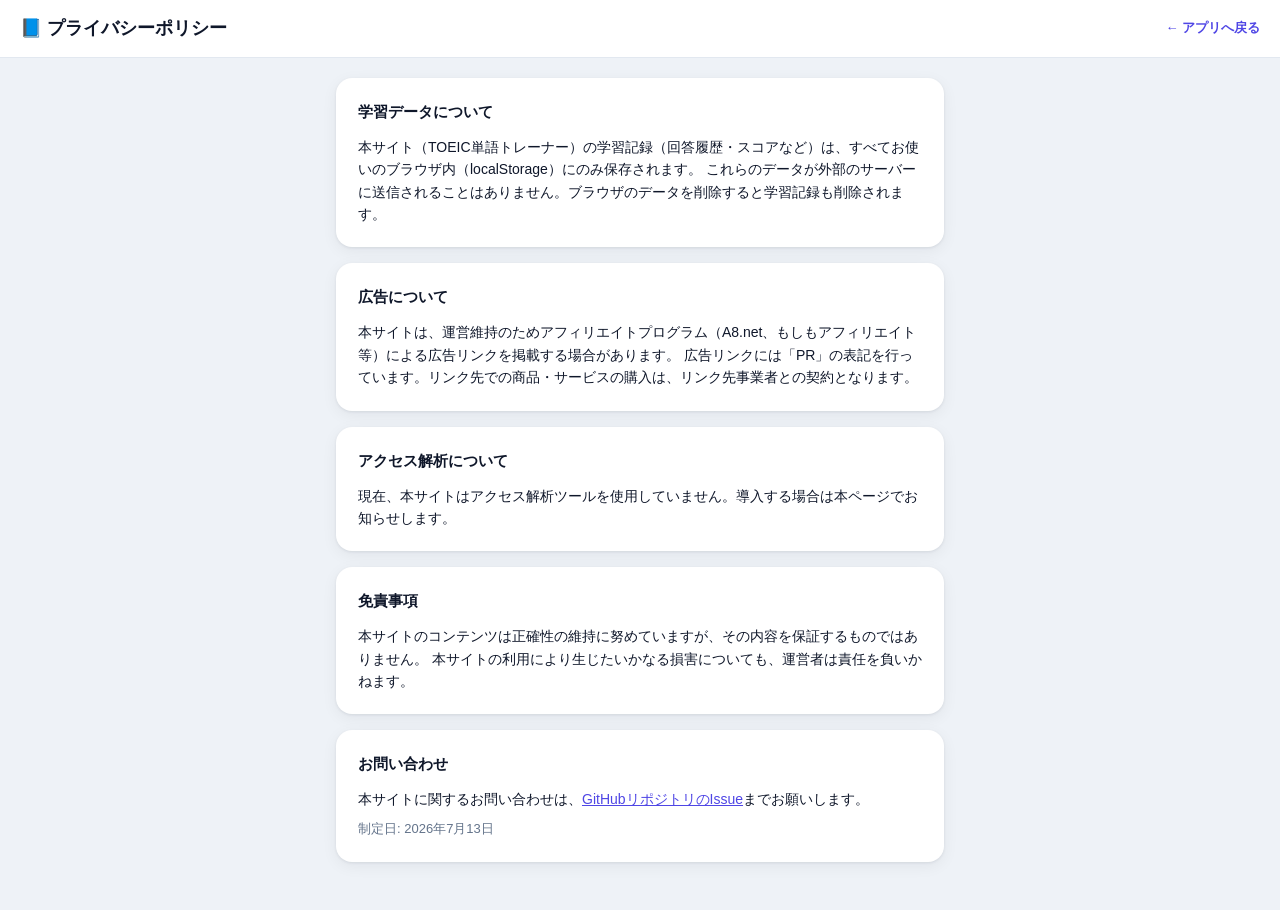
<file: privacy.html>
<!DOCTYPE html>
<html lang="ja">
<head>
<meta charset="UTF-8">
<meta name="viewport" content="width=device-width, initial-scale=1.0">
<title>プライバシーポリシー | TOEIC単語トレーナー</title>
<meta name="description" content="TOEIC単語トレーナーのプライバシーポリシー。学習データの取り扱い、広告・アフィリエイトリンクについて説明しています。">
<meta name="robots" content="noindex">
<link rel="icon" href="data:image/svg+xml,<svg xmlns='http://www.w3.org/2000/svg' viewBox='0 0 100 100'><text y='.9em' font-size='90'>📘</text></svg>">
<link rel="stylesheet" href="style.css">
</head>
<body>
<div class="topbar">
  <h1>📘 プライバシーポリシー</h1>
  <a href="./" style="font-size:13px;font-weight:700;color:var(--accent);text-decoration:none;white-space:nowrap">← アプリへ戻る</a>
</div>
<main class="container">
  <section class="card">
    <h3>学習データについて</h3>
    <p style="font-size:14px">
      本サイト（TOEIC単語トレーナー）の学習記録（回答履歴・スコアなど）は、すべてお使いのブラウザ内（localStorage）にのみ保存されます。
      これらのデータが外部のサーバーに送信されることはありません。ブラウザのデータを削除すると学習記録も削除されます。
    </p>
  </section>
  <section class="card">
    <h3>広告について</h3>
    <p style="font-size:14px">
      本サイトは、運営維持のためアフィリエイトプログラム（A8.net、もしもアフィリエイト等）による広告リンクを掲載する場合があります。
      広告リンクには「PR」の表記を行っています。リンク先での商品・サービスの購入は、リンク先事業者との契約となります。
    </p>
  </section>
  <section class="card">
    <h3>アクセス解析について</h3>
    <p style="font-size:14px">
      現在、本サイトはアクセス解析ツールを使用していません。導入する場合は本ページでお知らせします。
    </p>
  </section>
  <section class="card">
    <h3>免責事項</h3>
    <p style="font-size:14px">
      本サイトのコンテンツは正確性の維持に努めていますが、その内容を保証するものではありません。
      本サイトの利用により生じたいかなる損害についても、運営者は責任を負いかねます。
    </p>
  </section>
  <section class="card">
    <h3>お問い合わせ</h3>
    <p style="font-size:14px">
      本サイトに関するお問い合わせは、<a href="https://github.com/sakamotokengo/toeic-vocab-app/issues" style="color:var(--accent)">GitHubリポジトリのIssue</a>までお願いします。
    </p>
    <p class="muted small" style="margin-top:8px">制定日: 2026年7月13日</p>
  </section>
</main>
</body>
</html>
</file>
<file: style.css>
:root {
  --bg: #eef2f7;
  --card: #ffffff;
  --ink: #0f172a;
  --muted: #64748b;
  --accent: #4f46e5;
  --accent-dark: #4338ca;
  --accent-soft: #eef2ff;
  --green: #16a34a;
  --green-soft: #f0fdf4;
  --red: #dc2626;
  --red-soft: #fef2f2;
  --border: #e2e8f0;
  --shadow: 0 1px 3px rgba(15, 23, 42, 0.08), 0 4px 16px rgba(15, 23, 42, 0.06);
}

* { box-sizing: border-box; margin: 0; padding: 0; }

body {
  background: var(--bg);
  color: var(--ink);
  font-family: "Segoe UI", "Hiragino Kaku Gothic ProN", "Noto Sans JP", Meiryo, sans-serif;
  line-height: 1.6;
  -webkit-font-smoothing: antialiased;
}

button { font-family: inherit; cursor: pointer; }

.topbar {
  position: sticky;
  top: 0;
  z-index: 10;
  background: var(--card);
  border-bottom: 1px solid var(--border);
  padding: 14px 20px;
  display: flex;
  align-items: center;
  justify-content: space-between;
  gap: 12px;
}
.topbar h1 { font-size: 18px; font-weight: 700; }
.quiz-title { font-weight: 700; }
.quiz-count { font-weight: 700; color: var(--accent); font-variant-numeric: tabular-nums; }

.icon-btn {
  border: 1px solid var(--border);
  background: var(--card);
  border-radius: 10px;
  width: 34px;
  height: 34px;
  font-size: 15px;
  color: var(--muted);
}
.icon-btn:hover { background: var(--bg); }

.progress { height: 5px; background: var(--border); }
.progress-fill { height: 100%; background: var(--accent); transition: width 0.3s ease; }

.container {
  max-width: 640px;
  margin: 0 auto;
  padding: 20px 16px 48px;
  display: grid;
  gap: 16px;
}

.card {
  background: var(--card);
  border-radius: 16px;
  padding: 22px;
  box-shadow: var(--shadow);
}
.card h3 { font-size: 15px; margin-bottom: 12px; color: var(--ink); }

.muted { color: var(--muted); }
.small { font-size: 13px; }
.center { text-align: center; }

/* ===== ホーム ===== */
.app-title { font-size: 22px; font-weight: 800; }
.app-sub { color: var(--muted); font-size: 13px; margin-top: 2px; }

.btn-primary {
  display: block;
  width: 100%;
  background: var(--accent);
  color: #fff;
  border: none;
  border-radius: 12px;
  padding: 15px;
  font-size: 16px;
  font-weight: 700;
  transition: background 0.15s;
}
.btn-primary:hover { background: var(--accent-dark); }

.btn-secondary {
  display: block;
  width: 100%;
  background: var(--card);
  color: var(--ink);
  border: 1px solid var(--border);
  border-radius: 12px;
  padding: 14px;
  font-size: 15px;
  font-weight: 600;
}
.btn-secondary:hover { background: var(--bg); }

.start-note {
  margin-top: 12px;
  font-size: 13px;
  color: var(--accent-dark);
  background: var(--accent-soft);
  border-radius: 10px;
  padding: 10px 12px;
}

.field-row {
  display: flex;
  align-items: center;
  justify-content: space-between;
  gap: 12px;
  margin-bottom: 14px;
  font-size: 14px;
  font-weight: 600;
}
.field-row select {
  font-family: inherit;
  font-size: 14px;
  padding: 8px 10px;
  border-radius: 10px;
  border: 1px solid var(--border);
  background: var(--card);
  color: var(--ink);
}

.hero { display: grid; gap: 18px; }
.hero-top { display: flex; align-items: center; gap: 18px; }
.ring {
  width: 92px;
  height: 92px;
  border-radius: 50%;
  flex-shrink: 0;
  display: grid;
  place-items: center;
}
.ring-inner {
  width: 70px;
  height: 70px;
  border-radius: 50%;
  background: var(--card);
  display: grid;
  place-items: center;
  font-weight: 800;
  font-size: 17px;
}
.ring-inner span { font-size: 11px; color: var(--muted); font-weight: 600; }
.hero-label { font-size: 13px; color: var(--muted); font-weight: 600; }
.est-level { font-size: 21px; font-weight: 800; margin-top: 2px; }
.est-note { font-size: 12px; color: var(--muted); margin-top: 4px; }

.band { margin-top: 10px; }
.band-label {
  display: flex;
  justify-content: space-between;
  font-size: 13px;
  font-weight: 600;
  margin-bottom: 4px;
}
.band-label span { color: var(--muted); font-weight: 500; font-variant-numeric: tabular-nums; }
.bar { height: 8px; background: var(--border); border-radius: 99px; overflow: hidden; }
.bar-fill { height: 100%; border-radius: 99px; transition: width 0.4s ease; }
.bar-fill.lv1 { background: #10b981; }
.bar-fill.lv2 { background: #f59e0b; }
.bar-fill.lv3 { background: #8b5cf6; }

.stats-grid {
  display: grid;
  grid-template-columns: 1fr 1fr;
  gap: 10px;
}
.stat-tile {
  background: var(--bg);
  border-radius: 12px;
  padding: 14px;
  text-align: center;
}
.stat-value { font-size: 22px; font-weight: 800; font-variant-numeric: tabular-nums; }
.stat-value small { font-size: 13px; font-weight: 600; color: var(--muted); }
.stat-label { font-size: 12px; color: var(--muted); font-weight: 600; }

.chart { width: 100%; height: auto; display: block; }

.weak-row {
  display: flex;
  align-items: baseline;
  justify-content: space-between;
  gap: 12px;
  padding: 9px 0;
  border-bottom: 1px solid var(--border);
  font-size: 14px;
}
.weak-row:last-child { border-bottom: none; }
.weak-word { font-weight: 700; }
.weak-meaning { color: var(--muted); flex: 1; font-size: 13px; }
.weak-count { color: var(--red); font-weight: 700; font-size: 13px; white-space: nowrap; }

.footer-note { text-align: center; font-size: 12px; color: var(--muted); }
.reset-link {
  background: none;
  border: none;
  color: var(--muted);
  font-size: 12px;
  text-decoration: underline;
}

/* ===== 広告枠 ===== */
.pr-badge {
  font-size: 10px;
  font-weight: 700;
  color: #92400e;
  background: #fef3c7;
  border: 1px solid #fcd34d;
  border-radius: 4px;
  padding: 1px 6px;
  vertical-align: middle;
}
.ad-item {
  display: block;
  border: 1px solid var(--border);
  border-radius: 12px;
  padding: 13px 15px;
  margin-top: 10px;
  text-decoration: none;
  color: var(--ink);
  transition: border-color 0.12s, background 0.12s;
}
.ad-item:hover { border-color: var(--accent); background: var(--accent-soft); }
.ad-title { font-weight: 700; font-size: 14px; }
.ad-desc { font-size: 13px; color: var(--muted); margin-top: 2px; }
.ad-cta { font-size: 13px; font-weight: 700; color: var(--accent); margin-top: 6px; }

/* ===== クイズ ===== */
.q-meta { display: flex; gap: 8px; align-items: center; min-height: 24px; margin-bottom: 4px; }
.badge {
  font-size: 12px;
  font-weight: 700;
  padding: 2px 10px;
  border-radius: 99px;
}
.badge.review { background: #fff7ed; color: #c2410c; border: 1px solid #fed7aa; }

.q-word {
  font-size: 42px;
  font-weight: 800;
  letter-spacing: 0.01em;
  text-align: center;
  padding: 18px 0 6px;
  word-break: break-word;
}
.q-prompt { text-align: center; color: var(--muted); font-size: 14px; margin-bottom: 18px; }

.choices { display: grid; gap: 10px; }
.choice {
  display: flex;
  align-items: center;
  gap: 12px;
  width: 100%;
  text-align: left;
  background: var(--card);
  border: 2px solid var(--border);
  border-radius: 12px;
  padding: 13px 15px;
  font-size: 15px;
  font-weight: 600;
  color: var(--ink);
  transition: border-color 0.12s, background 0.12s;
}
.choice:hover { border-color: var(--accent); background: var(--accent-soft); }
.choice .letter {
  flex-shrink: 0;
  width: 28px;
  height: 28px;
  border-radius: 50%;
  background: var(--bg);
  color: var(--muted);
  display: grid;
  place-items: center;
  font-size: 13px;
  font-weight: 700;
}
.choice.correct { border-color: var(--green); background: var(--green-soft); }
.choice.correct .letter { background: var(--green); color: #fff; }
.choice.wrong { border-color: var(--red); background: var(--red-soft); }
.choice.wrong .letter { background: var(--red); color: #fff; }
.choice.viewing { outline: 2px dashed var(--accent); outline-offset: 2px; }

.fb { margin-top: 16px; font-size: 17px; font-weight: 800; }
.fb.ok { color: var(--green); }
.fb.ng { color: var(--red); }

.info-hint { font-size: 12px; color: var(--muted); margin-top: 6px; }

.info-card {
  background: #f8fafc;
  border: 1px solid var(--border);
  border-radius: 12px;
  padding: 15px 16px;
  margin-top: 12px;
}
.info-head { display: flex; align-items: center; gap: 10px; flex-wrap: wrap; }
.info-word { font-size: 19px; font-weight: 800; }
.lv-badge { font-size: 11px; font-weight: 700; padding: 1px 9px; border-radius: 99px; }
.lv-badge.lv1 { background: #ecfdf5; color: #047857; }
.lv-badge.lv2 { background: #fffbeb; color: #b45309; }
.lv-badge.lv3 { background: #f5f3ff; color: #6d28d9; }
.info-meaning { font-weight: 700; color: var(--accent-dark); margin-top: 2px; }
.info-ex { margin-top: 8px; border-left: 3px solid var(--border); padding-left: 10px; }
.info-ex .en { font-style: italic; font-size: 14px; }
.info-ex .ja { font-size: 13px; color: var(--muted); }
.info-tip { margin-top: 8px; font-size: 13px; background: #fefce8; border-radius: 8px; padding: 8px 10px; }

#nextBtn { margin-top: 18px; }

/* ===== 結果 ===== */
.result-head { font-size: 15px; color: var(--muted); font-weight: 700; }
.big-score { font-size: 56px; font-weight: 800; line-height: 1.2; font-variant-numeric: tabular-nums; }
.big-score span { font-size: 24px; color: var(--muted); }
.result-acc { font-size: 16px; font-weight: 700; color: var(--accent); }
.result-msg { margin-top: 8px; color: var(--muted); font-size: 14px; }

.actions { display: grid; gap: 10px; }

@media (max-width: 420px) {
  .q-word { font-size: 33px; }
  .stats-grid { grid-template-columns: 1fr 1fr; }
}
</file>
